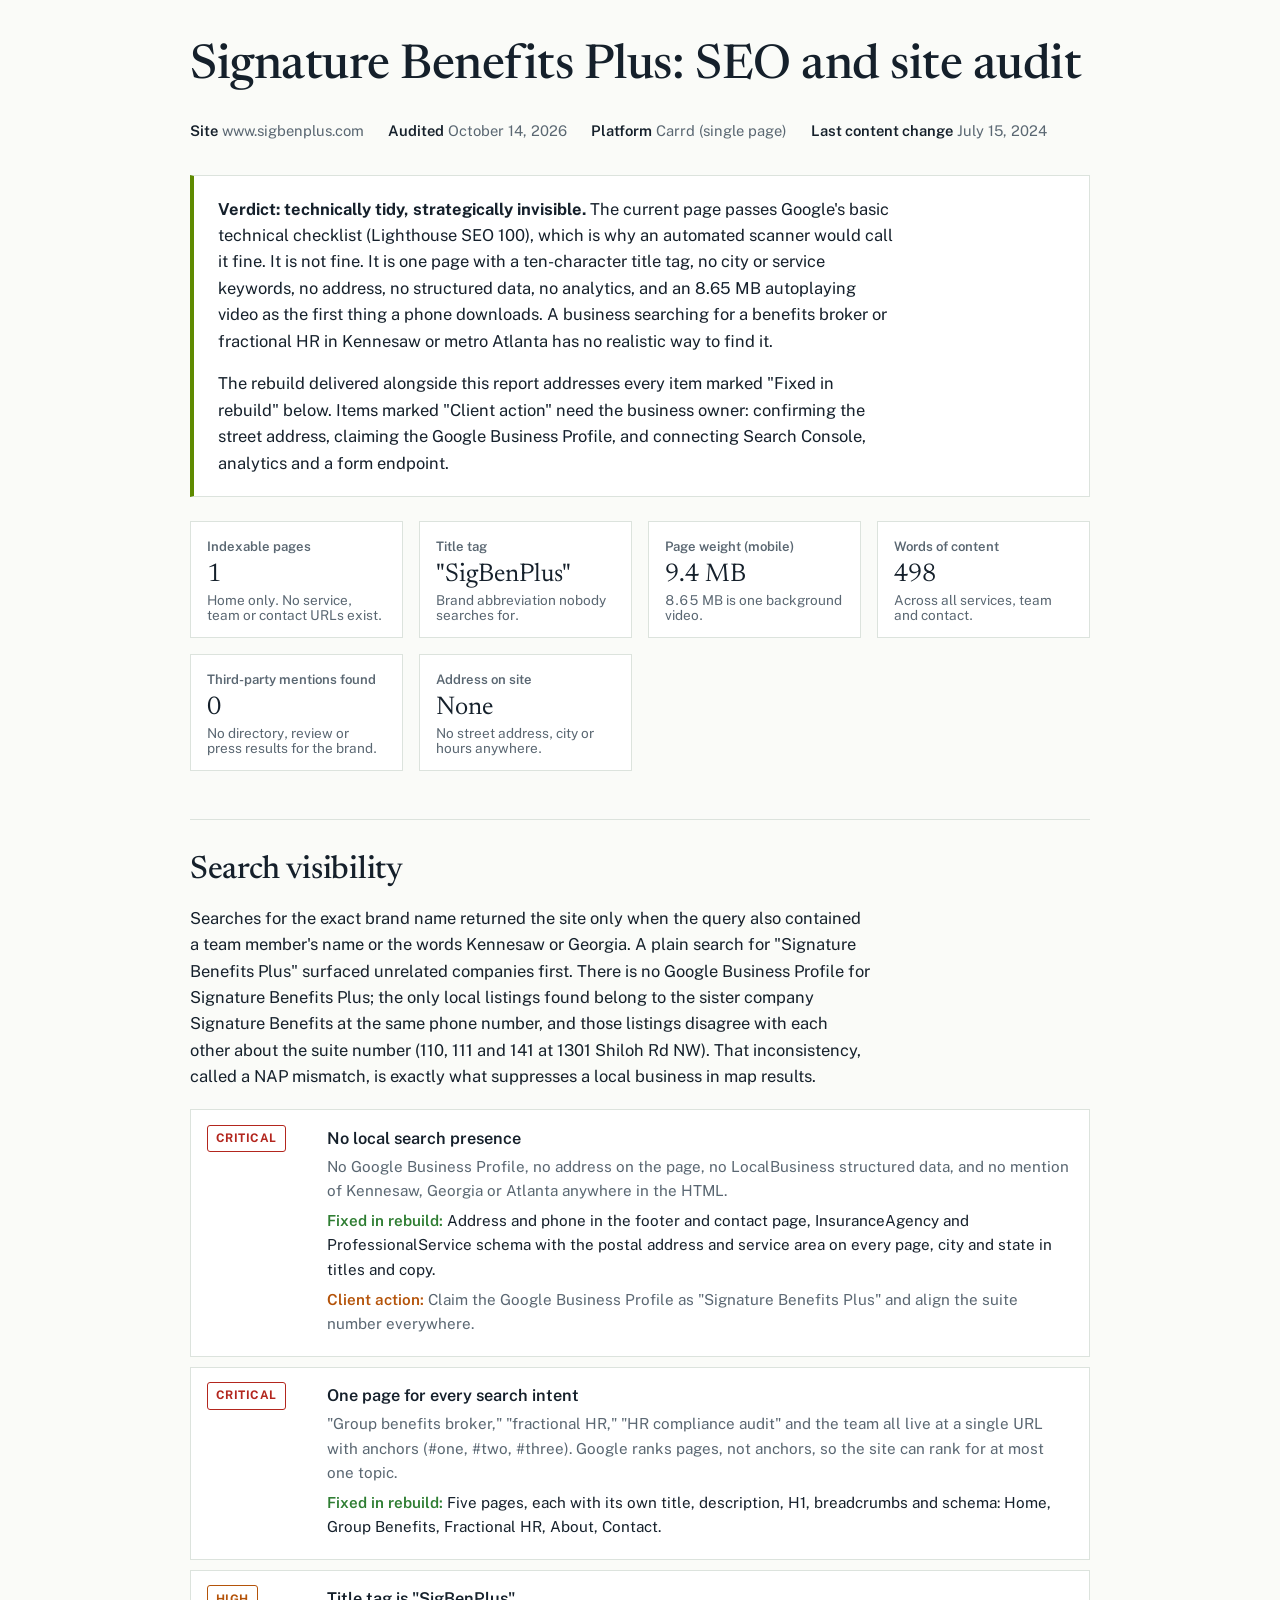
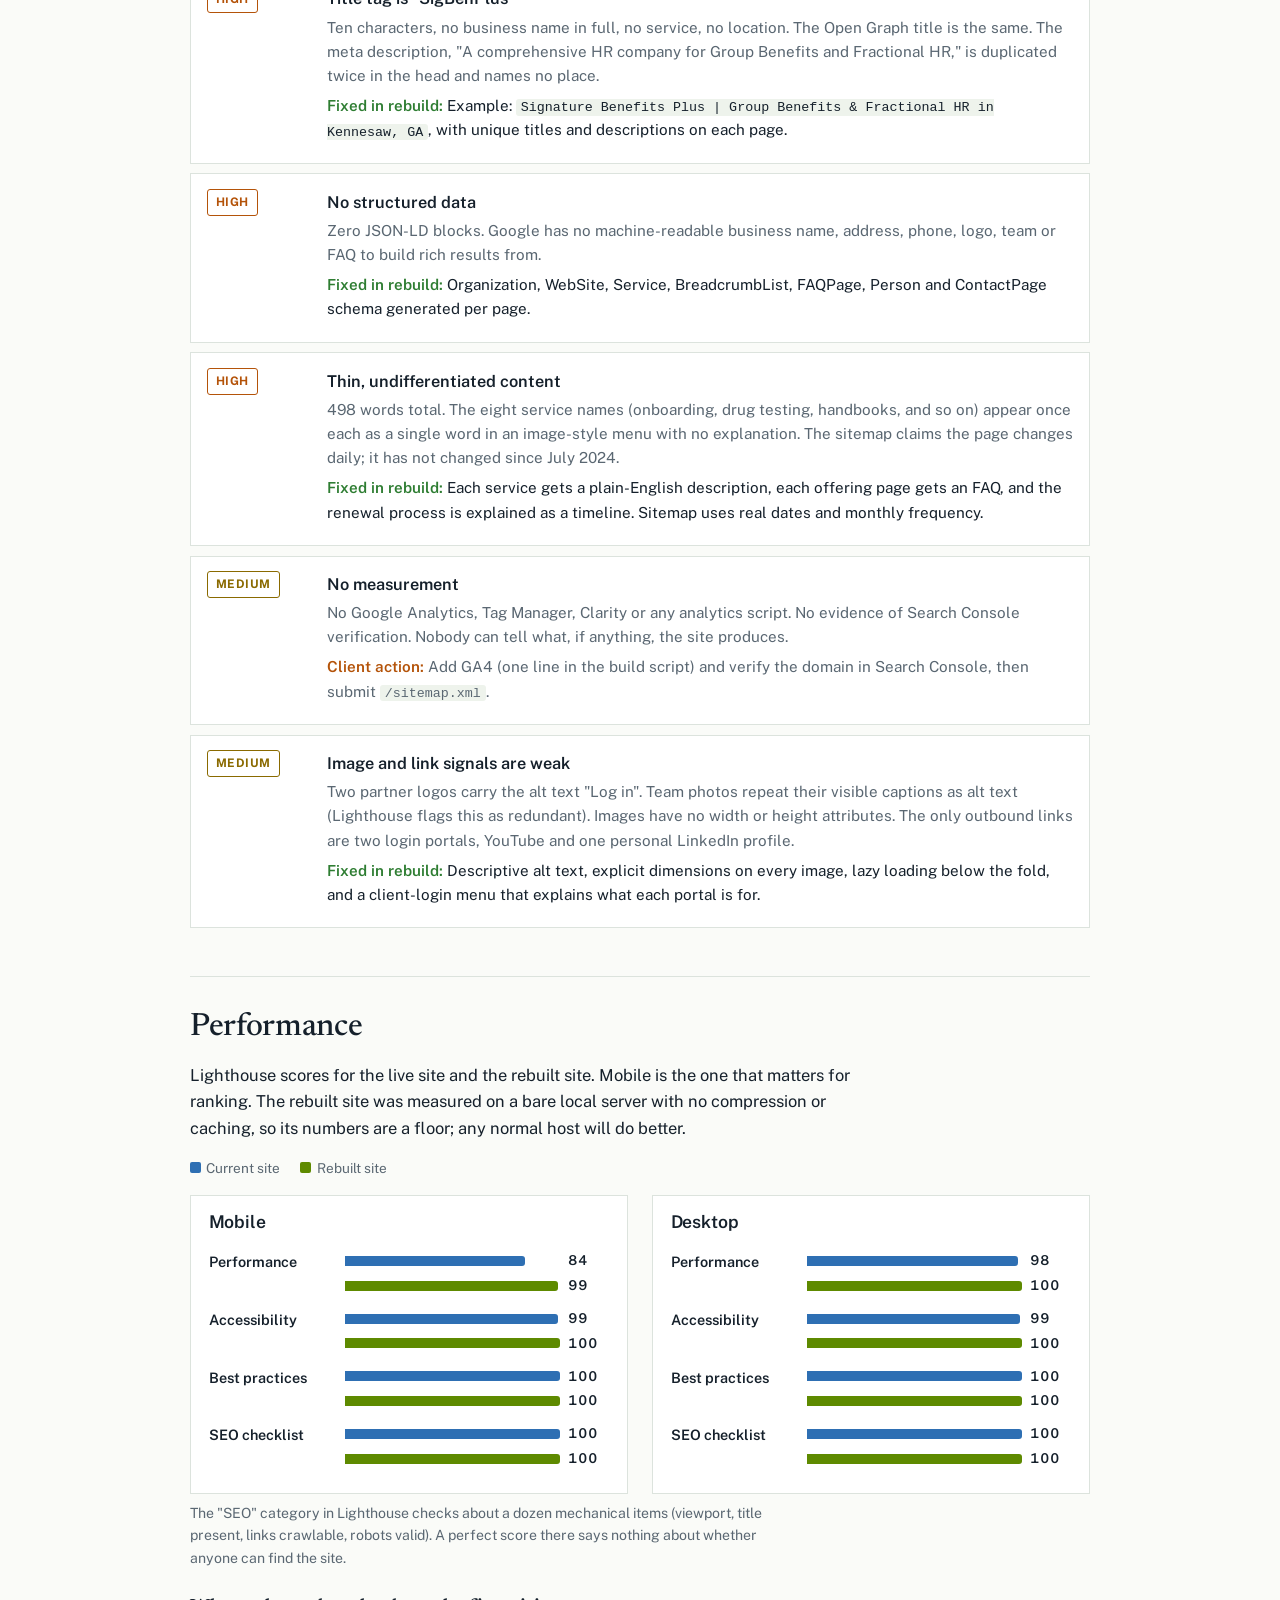
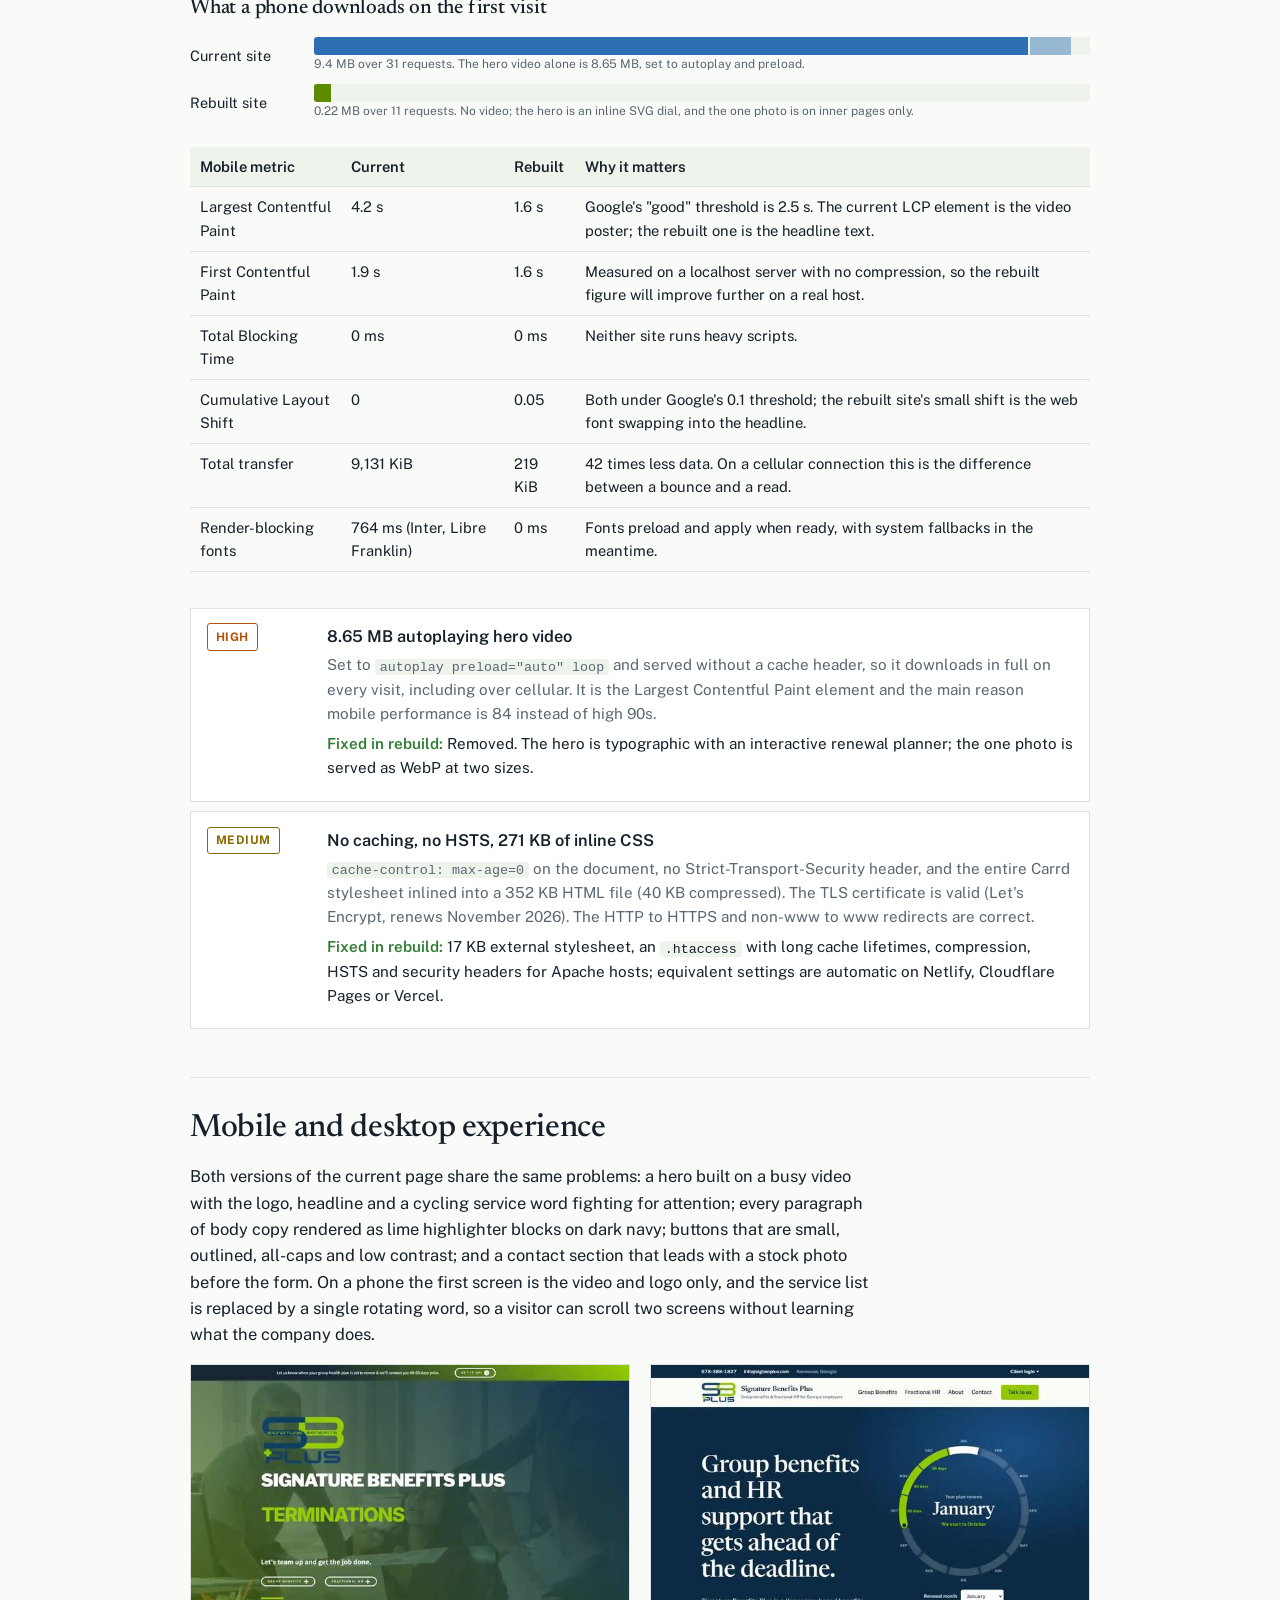
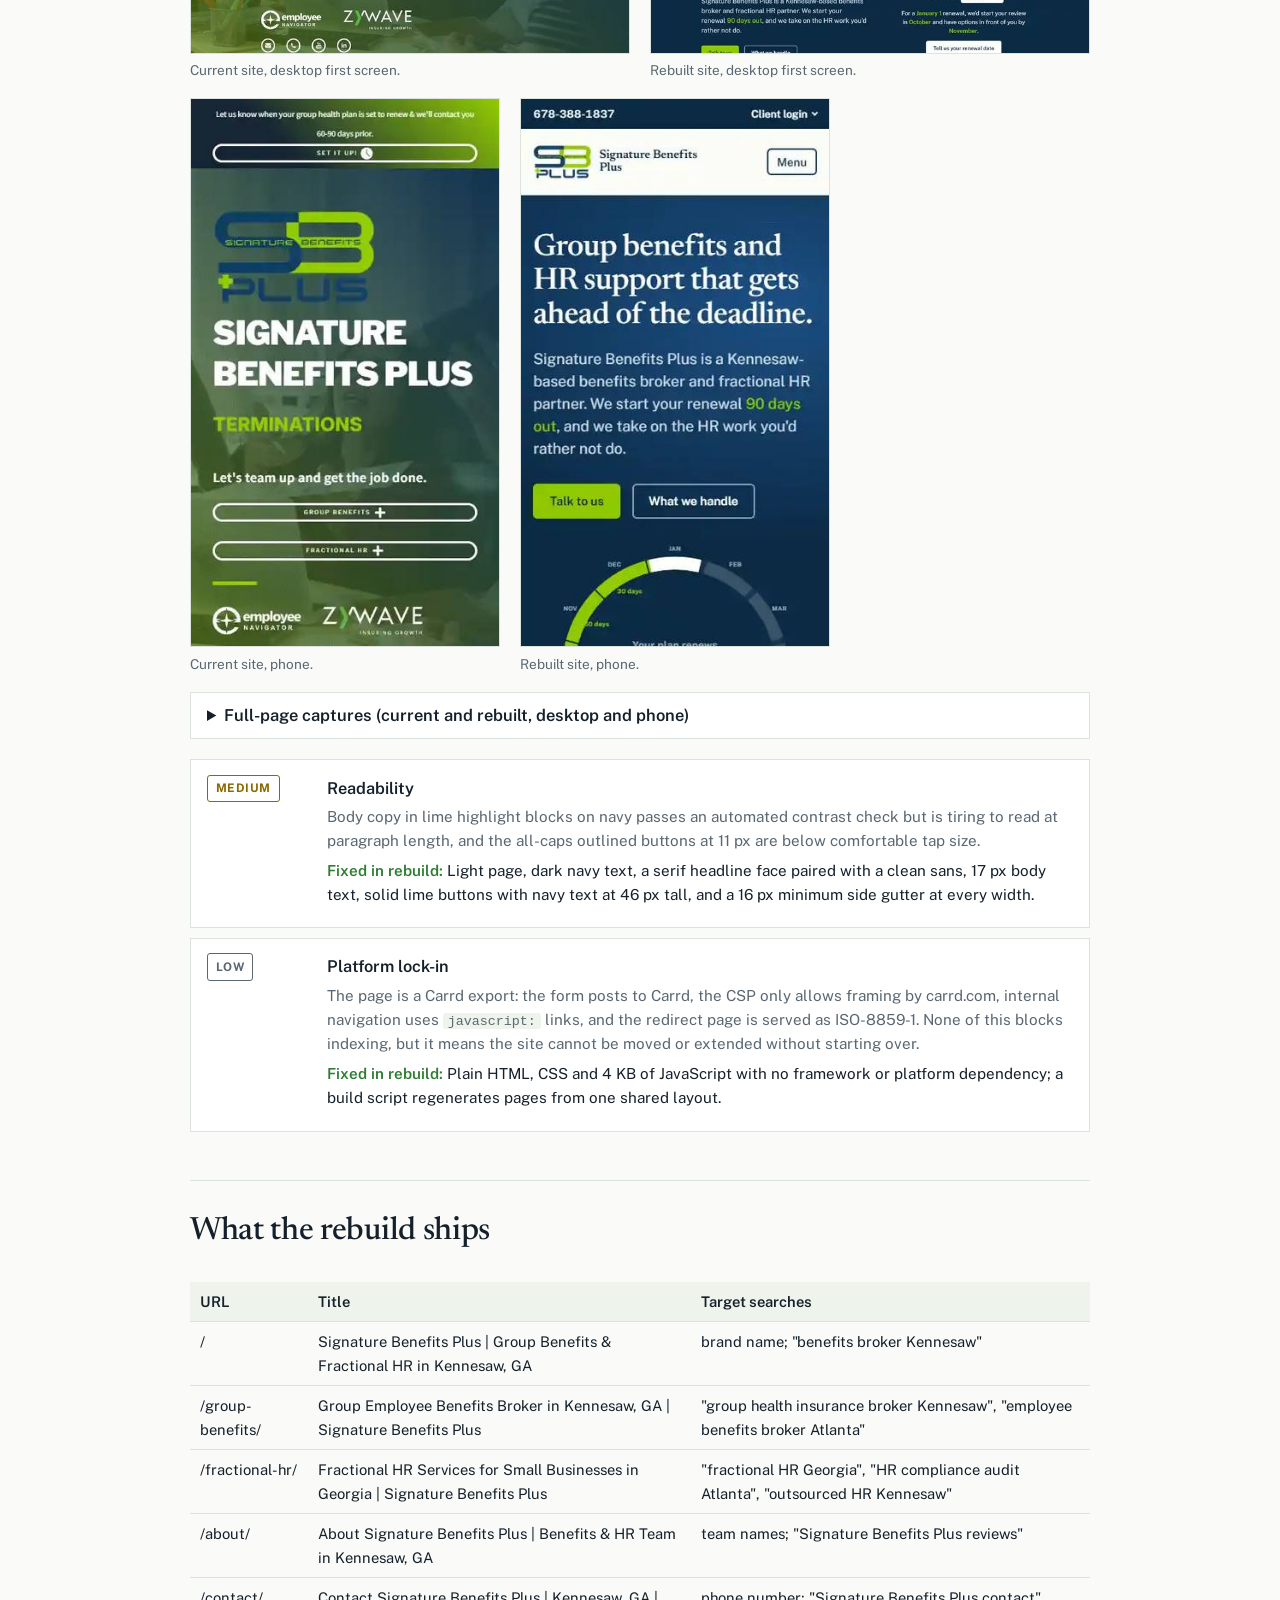
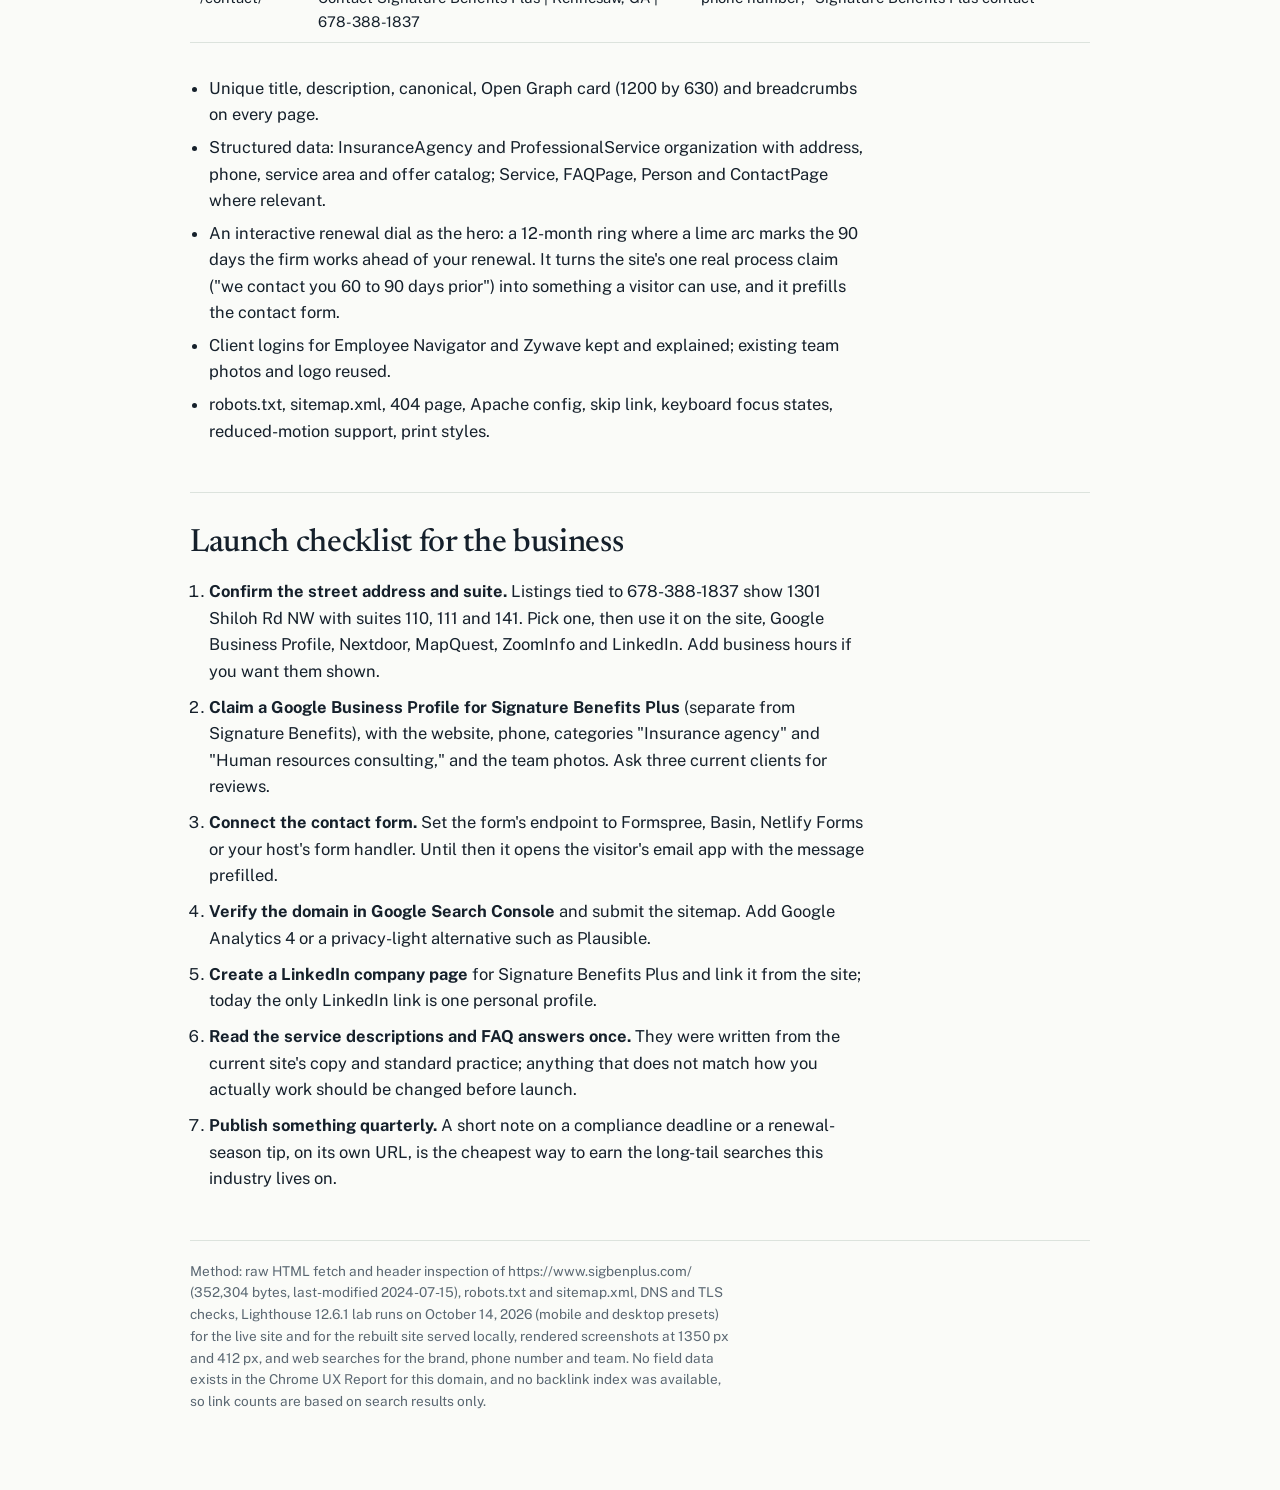
<file: docs/seo-audit.html>
<!DOCTYPE html>
<html lang="en">
<head>
<meta charset="utf-8">
<meta name="viewport" content="width=device-width, initial-scale=1">
<title>SigBenPlus SEO Audit</title>
<link rel="preconnect" href="https://fonts.googleapis.com">
<link rel="preconnect" href="https://fonts.gstatic.com" crossorigin>
<link rel="stylesheet" href="https://fonts.googleapis.com/css2?family=Newsreader:opsz,wght@6..72,500&family=Public+Sans:wght@400;500;600;700&display=swap">
<style>
/* Layout: a single reading column; findings as scannable rows; two small score charts.
   Brand-adjacent palette (navy + lime) so the report reads as part of the rebuild work. */
:root {
  --bg: #FAFBF8; --fg: #15202B; --muted: #5A6772; --line: #DCE3DD; --card: #FFFFFF; --soft: #EEF3EC;
  --accent: #123F63; --accent-2: #5E8A00;
  --s-cur: #2E6FB3; --s-new: #5E8A00;            /* chart series: current site / rebuilt site */
  --sev-crit: #B3261E; --sev-high: #B45309; --sev-med: #8A6A00; --sev-low: #5A6772;
  --ok: #2E7D32;
  --display: "Newsreader", Georgia, "Times New Roman", serif;
  --body: "Public Sans", system-ui, -apple-system, "Segoe UI", Roboto, sans-serif;
}
@media (prefers-color-scheme: dark) { :root:not([data-theme="light"]) {
  --bg: #0F1A24; --fg: #E6ECF1; --muted: #9AA8B4; --line: #27343F; --card: #16232E; --soft: #1B2935;
  --accent: #8DB8EC; --accent-2: #9CCB4A; --s-cur: #4F8CD8; --s-new: #6FA62A;
  --sev-crit: #F28B82; --sev-high: #F5A35C; --sev-med: #E6C04A; --sev-low: #9AA8B4; --ok: #7BC67E; color-scheme: dark; } }
:root[data-theme="dark"] {
  --bg: #0F1A24; --fg: #E6ECF1; --muted: #9AA8B4; --line: #27343F; --card: #16232E; --soft: #1B2935;
  --accent: #8DB8EC; --accent-2: #9CCB4A; --s-cur: #4F8CD8; --s-new: #6FA62A;
  --sev-crit: #F28B82; --sev-high: #F5A35C; --sev-med: #E6C04A; --sev-low: #9AA8B4; --ok: #7BC67E; color-scheme: dark; }

* { box-sizing: border-box; }
body { margin: 0; background: var(--bg); color: var(--fg); font: 400 1.03rem/1.6 var(--body); }
.page { max-width: 980px; margin-inline: auto; padding-inline: clamp(16px, 4vw, 40px); padding-block: 2.5rem 4rem; }
h1, h2, h3 { font-family: var(--display); font-weight: 500; line-height: 1.15; letter-spacing: -0.01em; margin: 0 0 .5em; text-wrap: balance; }
h1 { font-size: clamp(2rem, 1.4rem + 2.6vw, 3rem); }
h2 { font-size: clamp(1.5rem, 1.2rem + 1.2vw, 2rem); margin-top: 3rem; padding-top: 2rem; border-top: 1px solid var(--line); }
h3 { font-size: 1.3rem; margin-top: 1.75rem; }
p { margin: 0 0 1em; max-width: 68ch; }
a { color: var(--accent); }
ul, ol { padding-left: 1.2rem; max-width: 68ch; } li { margin-bottom: .4em; }
.meta { color: var(--muted); font-size: .92rem; display: flex; flex-wrap: wrap; gap: .4rem 1.5rem; margin-bottom: 2rem; }
.meta b { color: var(--fg); font-weight: 600; }
.verdict { background: var(--card); border: 1px solid var(--line); border-left: 4px solid var(--accent-2); padding: 1.25rem 1.5rem; margin: 0 0 1.5rem; }
.verdict p:last-child { margin-bottom: 0; }
.kv { display: grid; grid-template-columns: repeat(auto-fit, minmax(190px, 1fr)); gap: 1rem; margin: 1.5rem 0; }
.kv div { background: var(--card); border: 1px solid var(--line); padding: .9rem 1rem; }
.kv dt { font-size: .82rem; color: var(--muted); font-weight: 600; margin-bottom: .2rem; }
.kv dd { margin: 0; font-family: var(--display); font-size: 1.6rem; line-height: 1.1; font-variant-numeric: tabular-nums; }
.kv dd small { font-family: var(--body); font-size: .85rem; color: var(--muted); display: block; margin-top: .25rem; }

/* findings */
.findings { display: grid; gap: .6rem; margin: 1.25rem 0; }
.finding { display: grid; grid-template-columns: 6.5rem 1fr; gap: .25rem 1rem; background: var(--card); border: 1px solid var(--line); padding: .9rem 1rem; }
.sev { font-size: .74rem; font-weight: 700; letter-spacing: .04em; text-transform: uppercase; padding: .2rem .5rem; border-radius: 3px; align-self: start; justify-self: start; border: 1px solid currentColor; }
.sev.crit { color: var(--sev-crit); } .sev.high { color: var(--sev-high); } .sev.med { color: var(--sev-med); } .sev.low { color: var(--sev-low); }
.finding h4 { margin: 0 0 .25rem; font-size: 1.02rem; font-weight: 600; }
.finding p { margin: 0 0 .35rem; font-size: .95rem; color: var(--muted); max-width: none; }
.finding .fix { color: var(--fg); } .finding .fix::before { content: "Fixed in rebuild: "; font-weight: 600; color: var(--ok); }
.finding .todo::before { content: "Client action: "; font-weight: 600; color: var(--sev-high); }
.finding code { font-size: .88em; background: var(--soft); padding: .05em .35em; border-radius: 3px; }
@media (max-width: 560px) { .finding { grid-template-columns: 1fr; } }

/* charts */
.chart-wrap { display: grid; grid-template-columns: repeat(auto-fit, minmax(300px, 1fr)); gap: 1.5rem; margin: 1rem 0 .5rem; }
.chart { background: var(--card); border: 1px solid var(--line); padding: 1rem 1.1rem 1.1rem; }
.chart h3 { margin: 0 0 .75rem; font-size: 1.1rem; font-family: var(--body); font-weight: 600; }
.legend { display: flex; gap: 1.25rem; font-size: .85rem; color: var(--muted); margin: .25rem 0 1rem; }
.legend span::before { content: ""; display: inline-block; width: .8em; height: .8em; border-radius: 2px; margin-right: .4em; vertical-align: -.05em; }
.legend .cur::before { background: var(--s-cur); } .legend .new::before { background: var(--s-new); }
table.scores { width: 100%; border-collapse: collapse; font-size: .9rem; }
table.scores th { text-align: left; font-weight: 600; padding: .35rem 0; width: 8.5rem; vertical-align: top; }
table.scores td { padding: .35rem 0; }
.bars { display: grid; gap: 3px; }
.bar { display: grid; grid-template-columns: 1fr 2.6rem; align-items: center; gap: .5rem; }
.bar i { display: block; height: 10px; border-radius: 0 3px 3px 0; width: calc(var(--v) * 1%); min-width: 2px; }
.bar.cur i { background: var(--s-cur); } .bar.new i { background: var(--s-new); }
.bar b { font-weight: 600; font-variant-numeric: tabular-nums; font-size: .85rem; }
.weight { margin: 1rem 0 0; }
.weight .row { display: grid; grid-template-columns: 7rem 1fr; gap: .75rem; align-items: center; margin-bottom: .6rem; font-size: .9rem; }
.weight .track { position: relative; height: 18px; background: var(--soft); border-radius: 3px; overflow: hidden; }
.weight .seg { position: absolute; top: 0; bottom: 0; }
.weight .video { left: 0; width: 92%; background: var(--s-cur); }
.weight .rest { left: calc(92% + 2px); width: 5.3%; background: var(--s-cur); opacity: .45; }
.weight .after { left: 0; width: 2.2%; background: var(--s-new); min-width: 4px; }
.weight small { color: var(--muted); display: block; }
.note { font-size: .88rem; color: var(--muted); }

/* screenshots */
.shots { display: grid; grid-template-columns: 1fr 1fr; gap: 1.25rem; margin: 1rem 0; }
.shots figure { margin: 0; min-width: 0; }
.shots img { width: 100%; height: auto; border: 1px solid var(--line); display: block; background: var(--soft); }
.shots figcaption { font-size: .85rem; color: var(--muted); margin-top: .4rem; }
.shots.mobile { grid-template-columns: repeat(2, minmax(0, 1fr)); max-width: 640px; }
details { border: 1px solid var(--line); background: var(--card); padding: .6rem 1rem; margin: 1rem 0; }
summary { cursor: pointer; font-weight: 600; }
details .shots { align-items: start; }
@media (max-width: 560px) { .shots { grid-template-columns: 1fr; } .shots.mobile { grid-template-columns: 1fr 1fr; } }

table.plain { width: 100%; border-collapse: collapse; font-size: .92rem; margin: 1rem 0; }
table.plain th, table.plain td { text-align: left; padding: .5rem .6rem; border-bottom: 1px solid var(--line); vertical-align: top; }
table.plain th { font-weight: 600; background: var(--soft); }
.scroll { overflow-x: auto; }
.check li { margin-bottom: .6em; }
footer { margin-top: 3rem; padding-top: 1.25rem; border-top: 1px solid var(--line); color: var(--muted); font-size: .85rem; }
</style>

</head>
<body>
<div class="page">
  <h1>Signature Benefits Plus: SEO and site audit</h1>
  <div class="meta">
    <span><b>Site</b> www.sigbenplus.com</span>
    <span><b>Audited</b> October 14, 2026</span>
    <span><b>Platform</b> Carrd (single page)</span>
    <span><b>Last content change</b> July 15, 2024</span>
  </div>

  <div class="verdict">
    <p><strong>Verdict: technically tidy, strategically invisible.</strong> The current page passes Google's basic technical checklist (Lighthouse SEO 100), which is why an automated scanner would call it fine. It is not fine. It is one page with a ten-character title tag, no city or service keywords, no address, no structured data, no analytics, and an 8.65 MB autoplaying video as the first thing a phone downloads. A business searching for a benefits broker or fractional HR in Kennesaw or metro Atlanta has no realistic way to find it.</p>
    <p>The rebuild delivered alongside this report addresses every item marked "Fixed in rebuild" below. Items marked "Client action" need the business owner: confirming the street address, claiming the Google Business Profile, and connecting Search Console, analytics and a form endpoint.</p>
  </div>

  <dl class="kv">
    <div><dt>Indexable pages</dt><dd>1<small>Home only. No service, team or contact URLs exist.</small></dd></div>
    <div><dt>Title tag</dt><dd>"SigBenPlus"<small>Brand abbreviation nobody searches for.</small></dd></div>
    <div><dt>Page weight (mobile)</dt><dd>9.4 MB<small>8.65 MB is one background video.</small></dd></div>
    <div><dt>Words of content</dt><dd>498<small>Across all services, team and contact.</small></dd></div>
    <div><dt>Third-party mentions found</dt><dd>0<small>No directory, review or press results for the brand.</small></dd></div>
    <div><dt>Address on site</dt><dd>None<small>No street address, city or hours anywhere.</small></dd></div>
  </dl>

  <h2>Search visibility</h2>
  <p>Searches for the exact brand name returned the site only when the query also contained a team member's name or the words Kennesaw or Georgia. A plain search for "Signature Benefits Plus" surfaced unrelated companies first. There is no Google Business Profile for Signature Benefits Plus; the only local listings found belong to the sister company Signature Benefits at the same phone number, and those listings disagree with each other about the suite number (110, 111 and 141 at 1301 Shiloh Rd NW). That inconsistency, called a NAP mismatch, is exactly what suppresses a local business in map results.</p>
  <div class="findings">
    <div class="finding"><span class="sev crit">Critical</span><div><h4>No local search presence</h4><p>No Google Business Profile, no address on the page, no LocalBusiness structured data, and no mention of Kennesaw, Georgia or Atlanta anywhere in the HTML.</p><p class="fix">Address and phone in the footer and contact page, InsuranceAgency and ProfessionalService schema with the postal address and service area on every page, city and state in titles and copy.</p><p class="todo">Claim the Google Business Profile as "Signature Benefits Plus" and align the suite number everywhere.</p></div></div>
    <div class="finding"><span class="sev crit">Critical</span><div><h4>One page for every search intent</h4><p>"Group benefits broker," "fractional HR," "HR compliance audit" and the team all live at a single URL with anchors (#one, #two, #three). Google ranks pages, not anchors, so the site can rank for at most one topic.</p><p class="fix">Five pages, each with its own title, description, H1, breadcrumbs and schema: Home, Group Benefits, Fractional HR, About, Contact.</p></div></div>
    <div class="finding"><span class="sev high">High</span><div><h4>Title tag is "SigBenPlus"</h4><p>Ten characters, no business name in full, no service, no location. The Open Graph title is the same. The meta description, "A comprehensive HR company for Group Benefits and Fractional HR," is duplicated twice in the head and names no place.</p><p class="fix">Example: <code>Signature Benefits Plus | Group Benefits &amp; Fractional HR in Kennesaw, GA</code>, with unique titles and descriptions on each page.</p></div></div>
    <div class="finding"><span class="sev high">High</span><div><h4>No structured data</h4><p>Zero JSON-LD blocks. Google has no machine-readable business name, address, phone, logo, team or FAQ to build rich results from.</p><p class="fix">Organization, WebSite, Service, BreadcrumbList, FAQPage, Person and ContactPage schema generated per page.</p></div></div>
    <div class="finding"><span class="sev high">High</span><div><h4>Thin, undifferentiated content</h4><p>498 words total. The eight service names (onboarding, drug testing, handbooks, and so on) appear once each as a single word in an image-style menu with no explanation. The sitemap claims the page changes daily; it has not changed since July 2024.</p><p class="fix">Each service gets a plain-English description, each offering page gets an FAQ, and the renewal process is explained as a timeline. Sitemap uses real dates and monthly frequency.</p></div></div>
    <div class="finding"><span class="sev med">Medium</span><div><h4>No measurement</h4><p>No Google Analytics, Tag Manager, Clarity or any analytics script. No evidence of Search Console verification. Nobody can tell what, if anything, the site produces.</p><p class="todo">Add GA4 (one line in the build script) and verify the domain in Search Console, then submit <code>/sitemap.xml</code>.</p></div></div>
    <div class="finding"><span class="sev med">Medium</span><div><h4>Image and link signals are weak</h4><p>Two partner logos carry the alt text "Log in". Team photos repeat their visible captions as alt text (Lighthouse flags this as redundant). Images have no width or height attributes. The only outbound links are two login portals, YouTube and one personal LinkedIn profile.</p><p class="fix">Descriptive alt text, explicit dimensions on every image, lazy loading below the fold, and a client-login menu that explains what each portal is for.</p></div></div>
  </div>

  <h2>Performance</h2>
  <p>Lighthouse scores for the live site and the rebuilt site. Mobile is the one that matters for ranking. The rebuilt site was measured on a bare local server with no compression or caching, so its numbers are a floor; any normal host will do better.</p>
  <div class="legend"><span class="cur">Current site</span><span class="new">Rebuilt site</span></div>
  <div class="chart-wrap">
    <div class="chart"><h3>Mobile</h3>
      <table class="scores">
        <tr><th>Performance</th><td class="bars"><div class="bar cur" style="--v:84"><i></i><b>84</b></div><div class="bar new" style="--v:99"><i></i><b>99</b></div></td></tr>
        <tr><th>Accessibility</th><td class="bars"><div class="bar cur" style="--v:99"><i></i><b>99</b></div><div class="bar new" style="--v:100"><i></i><b>100</b></div></td></tr>
        <tr><th>Best practices</th><td class="bars"><div class="bar cur" style="--v:100"><i></i><b>100</b></div><div class="bar new" style="--v:100"><i></i><b>100</b></div></td></tr>
        <tr><th>SEO checklist</th><td class="bars"><div class="bar cur" style="--v:100"><i></i><b>100</b></div><div class="bar new" style="--v:100"><i></i><b>100</b></div></td></tr>
      </table>
    </div>
    <div class="chart"><h3>Desktop</h3>
      <table class="scores">
        <tr><th>Performance</th><td class="bars"><div class="bar cur" style="--v:98"><i></i><b>98</b></div><div class="bar new" style="--v:100"><i></i><b>100</b></div></td></tr>
        <tr><th>Accessibility</th><td class="bars"><div class="bar cur" style="--v:99"><i></i><b>99</b></div><div class="bar new" style="--v:100"><i></i><b>100</b></div></td></tr>
        <tr><th>Best practices</th><td class="bars"><div class="bar cur" style="--v:100"><i></i><b>100</b></div><div class="bar new" style="--v:100"><i></i><b>100</b></div></td></tr>
        <tr><th>SEO checklist</th><td class="bars"><div class="bar cur" style="--v:100"><i></i><b>100</b></div><div class="bar new" style="--v:100"><i></i><b>100</b></div></td></tr>
      </table>
    </div>
  </div>
  <p class="note">The "SEO" category in Lighthouse checks about a dozen mechanical items (viewport, title present, links crawlable, robots valid). A perfect score there says nothing about whether anyone can find the site.</p>

  <h3>What a phone downloads on the first visit</h3>
  <div class="weight">
    <div class="row"><span>Current site</span><div><div class="track"><span class="seg video" title="Background video 8.65 MB"></span><span class="seg rest" title="Images, fonts, HTML 0.5 MB"></span></div><small>9.4 MB over 31 requests. The hero video alone is 8.65 MB, set to autoplay and preload.</small></div></div>
    <div class="row"><span>Rebuilt site</span><div><div class="track"><span class="seg after" title="0.21 MB"></span></div><small>0.22 MB over 11 requests. No video; the hero is an inline SVG dial, and the one photo is on inner pages only.</small></div></div>
  </div>

  <div class="scroll">
  <table class="plain">
    <tr><th>Mobile metric</th><th>Current</th><th>Rebuilt</th><th>Why it matters</th></tr>
    <tr><td>Largest Contentful Paint</td><td>4.2 s</td><td>1.6 s</td><td>Google's "good" threshold is 2.5 s. The current LCP element is the video poster; the rebuilt one is the headline text.</td></tr>
    <tr><td>First Contentful Paint</td><td>1.9 s</td><td>1.6 s</td><td>Measured on a localhost server with no compression, so the rebuilt figure will improve further on a real host.</td></tr>
    <tr><td>Total Blocking Time</td><td>0 ms</td><td>0 ms</td><td>Neither site runs heavy scripts.</td></tr>
    <tr><td>Cumulative Layout Shift</td><td>0</td><td>0.05</td><td>Both under Google's 0.1 threshold; the rebuilt site's small shift is the web font swapping into the headline.</td></tr>
    <tr><td>Total transfer</td><td>9,131 KiB</td><td>219 KiB</td><td>42 times less data. On a cellular connection this is the difference between a bounce and a read.</td></tr>
    <tr><td>Render-blocking fonts</td><td>764 ms (Inter, Libre Franklin)</td><td>0 ms</td><td>Fonts preload and apply when ready, with system fallbacks in the meantime.</td></tr>
  </table>
  </div>
  <div class="findings">
    <div class="finding"><span class="sev high">High</span><div><h4>8.65 MB autoplaying hero video</h4><p>Set to <code>autoplay preload="auto" loop</code> and served without a cache header, so it downloads in full on every visit, including over cellular. It is the Largest Contentful Paint element and the main reason mobile performance is 84 instead of high 90s.</p><p class="fix">Removed. The hero is typographic with an interactive renewal planner; the one photo is served as WebP at two sizes.</p></div></div>
    <div class="finding"><span class="sev med">Medium</span><div><h4>No caching, no HSTS, 271 KB of inline CSS</h4><p><code>cache-control: max-age=0</code> on the document, no Strict-Transport-Security header, and the entire Carrd stylesheet inlined into a 352 KB HTML file (40 KB compressed). The TLS certificate is valid (Let's Encrypt, renews November 2026). The HTTP to HTTPS and non-www to www redirects are correct.</p><p class="fix">17 KB external stylesheet, an <code>.htaccess</code> with long cache lifetimes, compression, HSTS and security headers for Apache hosts; equivalent settings are automatic on Netlify, Cloudflare Pages or Vercel.</p></div></div>
  </div>

  <h2>Mobile and desktop experience</h2>
  <p>Both versions of the current page share the same problems: a hero built on a busy video with the logo, headline and a cycling service word fighting for attention; every paragraph of body copy rendered as lime highlighter blocks on dark navy; buttons that are small, outlined, all-caps and low contrast; and a contact section that leads with a stock photo before the form. On a phone the first screen is the video and logo only, and the service list is replaced by a single rotating word, so a visitor can scroll two screens without learning what the company does.</p>
  <div class="shots">
    <figure><img src="img/before-desktop-hero.jpg" alt="Current site on desktop: logo and headline over a green-tinted video of an office" width="640" height="420" loading="lazy"><figcaption>Current site, desktop first screen.</figcaption></figure>
    <figure><img src="img/after-desktop-hero.jpg" alt="Rebuilt site on desktop: white serif headline on navy beside a 12-month renewal dial with a lime arc" width="640" height="420" loading="lazy"><figcaption>Rebuilt site, desktop first screen.</figcaption></figure>
  </div>
  <div class="shots mobile">
    <figure><img src="img/before-mobile-hero.jpg" alt="Current site on a phone: video background with logo and the word Drug Testing" width="360" height="640" loading="lazy"><figcaption>Current site, phone.</figcaption></figure>
    <figure><img src="img/after-mobile-hero.jpg" alt="Rebuilt site on a phone: headline on navy with the renewal dial below" width="360" height="640" loading="lazy"><figcaption>Rebuilt site, phone.</figcaption></figure>
  </div>
  <details><summary>Full-page captures (current and rebuilt, desktop and phone)</summary>
    <div class="shots">
      <figure><img src="img/before-desktop.jpg" alt="Full current homepage on desktop" loading="lazy"><figcaption>Current, desktop, full page.</figcaption></figure>
      <figure><img src="img/after-desktop.jpg" alt="Full rebuilt homepage on desktop" loading="lazy"><figcaption>Rebuilt, desktop, full page.</figcaption></figure>
    </div>
    <div class="shots mobile">
      <figure><img src="img/before-mobile.jpg" alt="Full current homepage on a phone" loading="lazy"><figcaption>Current, phone, full page.</figcaption></figure>
      <figure><img src="img/after-mobile.jpg" alt="Full rebuilt homepage on a phone" loading="lazy"><figcaption>Rebuilt, phone, full page.</figcaption></figure>
    </div>
  </details>
  <div class="findings">
    <div class="finding"><span class="sev med">Medium</span><div><h4>Readability</h4><p>Body copy in lime highlight blocks on navy passes an automated contrast check but is tiring to read at paragraph length, and the all-caps outlined buttons at 11 px are below comfortable tap size.</p><p class="fix">Light page, dark navy text, a serif headline face paired with a clean sans, 17 px body text, solid lime buttons with navy text at 46 px tall, and a 16 px minimum side gutter at every width.</p></div></div>
    <div class="finding"><span class="sev low">Low</span><div><h4>Platform lock-in</h4><p>The page is a Carrd export: the form posts to Carrd, the CSP only allows framing by carrd.com, internal navigation uses <code>javascript:</code> links, and the redirect page is served as ISO-8859-1. None of this blocks indexing, but it means the site cannot be moved or extended without starting over.</p><p class="fix">Plain HTML, CSS and 4 KB of JavaScript with no framework or platform dependency; a build script regenerates pages from one shared layout.</p></div></div>
  </div>

  <h2>What the rebuild ships</h2>
  <div class="scroll">
  <table class="plain">
    <tr><th>URL</th><th>Title</th><th>Target searches</th></tr>
    <tr><td>/</td><td>Signature Benefits Plus | Group Benefits &amp; Fractional HR in Kennesaw, GA</td><td>brand name; "benefits broker Kennesaw"</td></tr>
    <tr><td>/group-benefits/</td><td>Group Employee Benefits Broker in Kennesaw, GA | Signature Benefits Plus</td><td>"group health insurance broker Kennesaw", "employee benefits broker Atlanta"</td></tr>
    <tr><td>/fractional-hr/</td><td>Fractional HR Services for Small Businesses in Georgia | Signature Benefits Plus</td><td>"fractional HR Georgia", "HR compliance audit Atlanta", "outsourced HR Kennesaw"</td></tr>
    <tr><td>/about/</td><td>About Signature Benefits Plus | Benefits &amp; HR Team in Kennesaw, GA</td><td>team names; "Signature Benefits Plus reviews"</td></tr>
    <tr><td>/contact/</td><td>Contact Signature Benefits Plus | Kennesaw, GA | 678-388-1837</td><td>phone number; "Signature Benefits Plus contact"</td></tr>
  </table>
  </div>
  <ul>
    <li>Unique title, description, canonical, Open Graph card (1200 by 630) and breadcrumbs on every page.</li>
    <li>Structured data: InsuranceAgency and ProfessionalService organization with address, phone, service area and offer catalog; Service, FAQPage, Person and ContactPage where relevant.</li>
    <li>An interactive renewal dial as the hero: a 12-month ring where a lime arc marks the 90 days the firm works ahead of your renewal. It turns the site's one real process claim ("we contact you 60 to 90 days prior") into something a visitor can use, and it prefills the contact form.</li>
    <li>Client logins for Employee Navigator and Zywave kept and explained; existing team photos and logo reused.</li>
    <li>robots.txt, sitemap.xml, 404 page, Apache config, skip link, keyboard focus states, reduced-motion support, print styles.</li>
  </ul>

  <h2>Launch checklist for the business</h2>
  <ol class="check">
    <li><strong>Confirm the street address and suite.</strong> Listings tied to 678-388-1837 show 1301 Shiloh Rd NW with suites 110, 111 and 141. Pick one, then use it on the site, Google Business Profile, Nextdoor, MapQuest, ZoomInfo and LinkedIn. Add business hours if you want them shown.</li>
    <li><strong>Claim a Google Business Profile for Signature Benefits Plus</strong> (separate from Signature Benefits), with the website, phone, categories "Insurance agency" and "Human resources consulting," and the team photos. Ask three current clients for reviews.</li>
    <li><strong>Connect the contact form.</strong> Set the form's endpoint to Formspree, Basin, Netlify Forms or your host's form handler. Until then it opens the visitor's email app with the message prefilled.</li>
    <li><strong>Verify the domain in Google Search Console</strong> and submit the sitemap. Add Google Analytics 4 or a privacy-light alternative such as Plausible.</li>
    <li><strong>Create a LinkedIn company page</strong> for Signature Benefits Plus and link it from the site; today the only LinkedIn link is one personal profile.</li>
    <li><strong>Read the service descriptions and FAQ answers once.</strong> They were written from the current site's copy and standard practice; anything that does not match how you actually work should be changed before launch.</li>
    <li><strong>Publish something quarterly.</strong> A short note on a compliance deadline or a renewal-season tip, on its own URL, is the cheapest way to earn the long-tail searches this industry lives on.</li>
  </ol>

  <footer>
    <p>Method: raw HTML fetch and header inspection of https://www.sigbenplus.com/ (352,304 bytes, last-modified 2024-07-15), robots.txt and sitemap.xml, DNS and TLS checks, Lighthouse 12.6.1 lab runs on October 14, 2026 (mobile and desktop presets) for the live site and for the rebuilt site served locally, rendered screenshots at 1350 px and 412 px, and web searches for the brand, phone number and team. No field data exists in the Chrome UX Report for this domain, and no backlink index was available, so link counts are based on search results only.</p>
  </footer>
</div>

</body>
</html>
</file>
